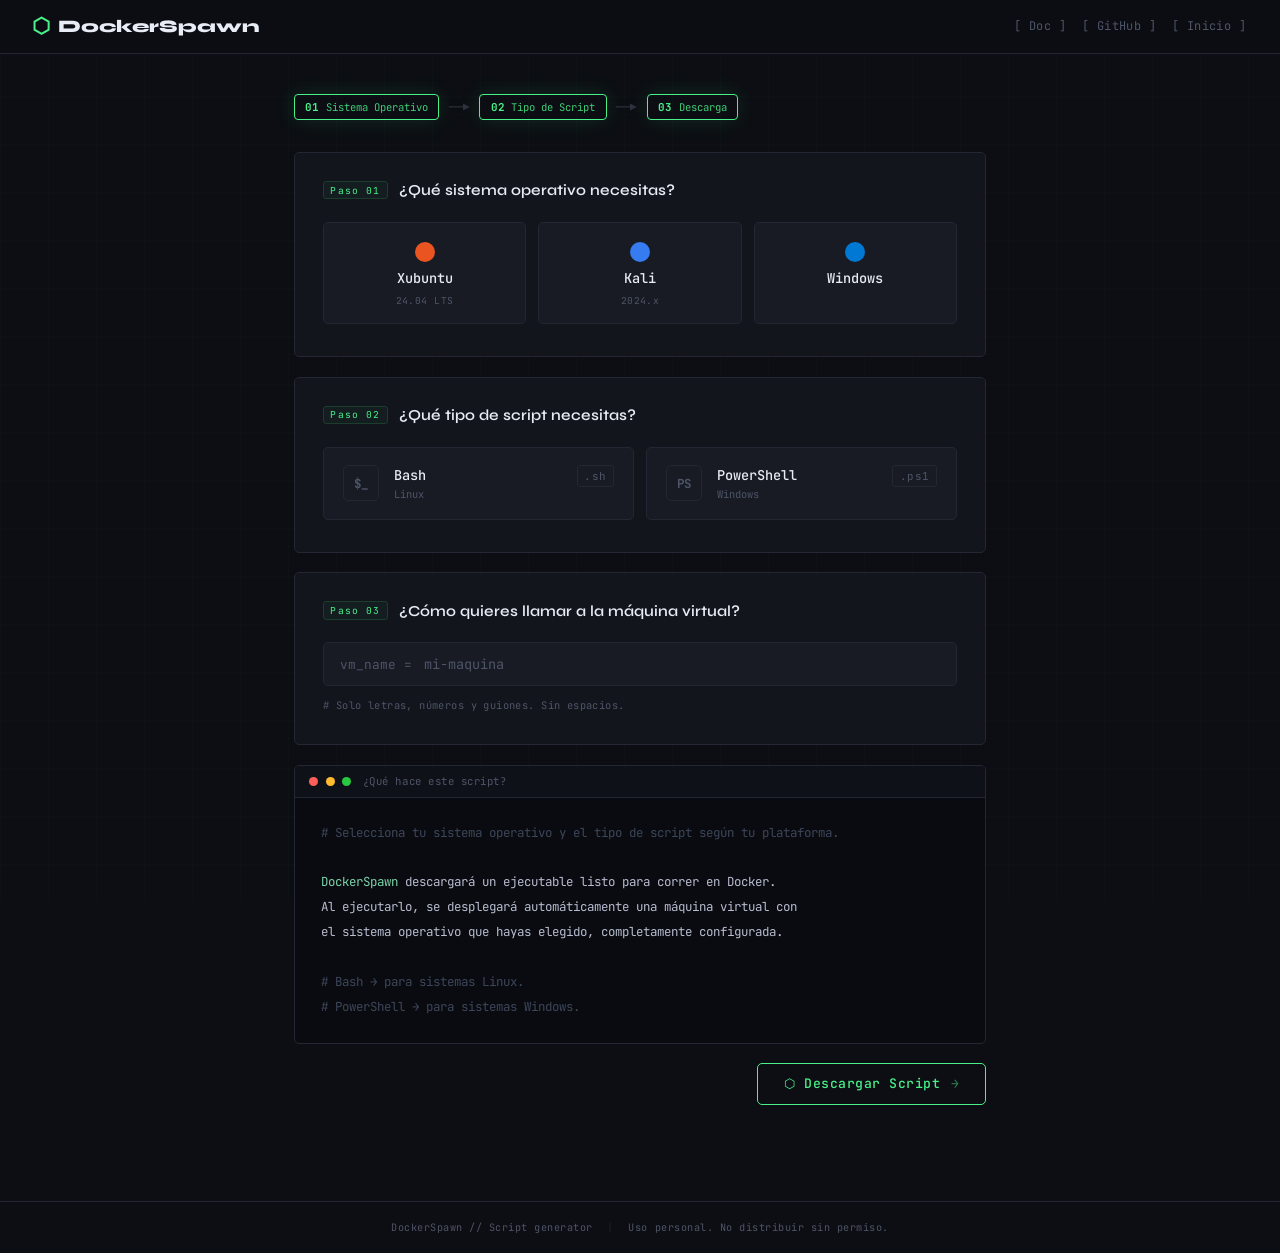
<file: Web/index.html>
<!DOCTYPE html>
<html lang="es">
<head>
  <meta charset="UTF-8" />
  <meta name="viewport" content="width=device-width, initial-scale=1.0"/>
  <title>DockerSpawn</title>
  <link rel="preconnect" href="https://fonts.googleapis.com">
  <link href="https://fonts.googleapis.com/css2?family=JetBrains+Mono:wght@300;400;500;700&family=Syne:wght@400;600;800&display=swap" rel="stylesheet">
  <link rel="stylesheet" href="index.css" />
</head>
<body>

  <div class="bg-grid"></div>
  <div class="scanlines"></div>

  <header class="topbar">
    <div class="topbar-logo">
      <span class="logo-icon">⬡</span>
      <span class="logo-text">DockerSpawn</span>
    </div>
    <nav class="topbar-links">
      <a href="docs.html" class="nav-link">[ Doc ]</a>
      <a href="https://github.com/arturo159/ASIR-ProyectoTFG-Docker.git" class="nav-link">[ GitHub ]</a>
      <a href="index.html" class="nav-link">[ Inicio ]</a>
    </nav>
  </header>

  <main class="main-wrapper">

    <!-- STEPS INDICATOR -->
    <div class="steps-bar">
      <div class="step active">
        <span class="step-num">01</span>
        <span class="step-label">Sistema Operativo</span>
      </div>
      <div class="step-arrow">──▶</div>
      <div class="step active">
        <span class="step-num">02</span>
        <span class="step-label">Tipo de Script</span>
      </div>
      <div class="step-arrow">──▶</div>
      <div class="step active">
        <span class="step-num">03</span>
        <span class="step-label">Descarga</span>
      </div>
    </div>

    <!-- FORM -->
    <form id="spawn-form">

      <!-- STEP 1: OS -->
      <section class="card" id="section-os">
        <div class="card-header">
          <span class="card-tag">Paso 01</span>
          <h2 class="card-title">¿Qué sistema operativo necesitas?</h2>
        </div>
        <div class="os-grid">
          <label class="os-card" data-os="ubuntu">
            <input type="radio" name="os" value="ubuntu" required />
            <div class="os-card-inner">
              <span class="os-dot" style="background:#E95420;"></span>
              <span class="os-name">Xubuntu</span>
              <span class="os-tag">24.04 LTS</span>
            </div>
          </label>
          <label class="os-card" data-os="kali">
            <input type="radio" name="os" value="kali" required />
            <div class="os-card-inner">
              <span class="os-dot" style="background:#367BF0;"></span>
              <span class="os-name">Kali</span>
              <span class="os-tag">2024.x</span>
            </div>
          </label>
          <label class="os-card" data-os="windows">
            <input type="radio" name="os" value="windows" required />
            <div class="os-card-inner">
              <span class="os-dot" style="background:#0078D4;"></span>
              <span class="os-name">Windows</span>
              <div class="win-version-selector" id="win-version-selector">
                <label class="win-version" id="win-v10">
                  <input type="radio" name="win_version" value="10" />
                  <span>10</span>
                </label>
                <span class="win-version-sep">/</span>
                <label class="win-version" id="win-v11">
                  <input type="radio" name="win_version" value="11" />
                  <span>11</span>
                </label>
              </div>
            </div>
          </label>
        </div>
      </section>

      <!-- STEP 2: Script type -->
      <section class="card" id="section-script">
        <div class="card-header">
          <span class="card-tag">Paso 02</span>
          <h2 class="card-title">¿Qué tipo de script necesitas?</h2>
        </div>
        <div class="script-grid">
          <label class="script-card" data-script="bash">
            <input type="radio" name="script_type" value="bash" required />
            <div class="script-card-inner">
              <div class="script-icon">$_</div>
              <div class="script-info">
                <span class="script-name">Bash</span>
                <span class="script-desc">Linux</span>
              </div>
              <span class="script-ext">.sh</span>
            </div>
          </label>
          <label class="script-card" data-script="powershell">
            <input type="radio" name="script_type" value="powershell" required />
            <div class="script-card-inner">
              <div class="script-icon">PS</div>
              <div class="script-info">
                <span class="script-name">PowerShell</span>
                <span class="script-desc">Windows</span>
              </div>
              <span class="script-ext">.ps1</span>
            </div>
          </label>
        </div>
      </section>

      <!-- STEP 3: VM Name -->
      <section class="card" id="section-vmname">
        <div class="card-header">
          <span class="card-tag">Paso 03</span>
          <h2 class="card-title">¿Cómo quieres llamar a la máquina virtual?</h2>
        </div>
        <div class="vmname-wrapper">
          <span class="vmname-prefix">vm_name =</span>
          <input
            type="text"
            id="vm-name"
            class="vmname-input"
            placeholder="mi-maquina"
            autocomplete="off"
            spellcheck="false"
          />
        </div>
        <p class="vmname-hint"># Solo letras, números y guiones. Sin espacios.</p>
      </section>

      <!-- INFO -->
      <section class="preview-box">
        <div class="preview-header">
          <span class="preview-dot red"></span>
          <span class="preview-dot yellow"></span>
          <span class="preview-dot green"></span>
          <span class="preview-title">¿Qué hace este script?</span>
        </div>
        <div class="preview-code">
          <span class="c-comment"># Selecciona tu sistema operativo y el tipo de script según tu plataforma.</span>
          <br><br>
          <span class="c-str">DockerSpawn</span> descargará un ejecutable listo para correr en Docker.
          <br>
          Al ejecutarlo, se desplegará automáticamente una máquina virtual con
          <br>
          el sistema operativo que hayas elegido, completamente configurada.
          <br><br>
          <span class="c-comment"># Bash  → para sistemas Linux.</span>
          <br>
          <span class="c-comment"># PowerShell → para sistemas Windows.</span>
        </div>
      </section>

      <!-- SUBMIT -->
      <div class="submit-row">
        <button type="submit" class="btn-spawn" id="btn-submit">
          <span class="btn-text">⬡ Descargar Script</span>
          <span class="btn-arrow">→</span>
        </button>
      </div>

    </form>

  </main>

  <footer class="footer">
    <span>DockerSpawn // Script generator</span>
    <span class="footer-sep">|</span>
    <span>Uso personal. No distribuir sin permiso.</span>
  </footer>

  <script>
    // feedback visual al seleccionar
    document.querySelectorAll('.os-card input[name="os"], .script-card input').forEach(radio => {
      radio.addEventListener('change', () => {
        const name = radio.name;
        document.querySelectorAll(`input[name="${name}"]`).forEach(r => {
          r.closest('label').classList.remove('selected');
        });
        radio.closest('label').classList.add('selected');

        // mostrar selector de versión solo si se elige Windows
        if (name === 'os') {
          const winSelector = document.getElementById('win-version-selector');
          winSelector.classList.toggle('visible', radio.value === 'windows');
          if (radio.value !== 'windows') {
            document.querySelectorAll('input[name="win_version"]').forEach(r => r.checked = false);
            document.querySelectorAll('.win-version').forEach(l => l.classList.remove('selected'));
          }
        }
      });
    });

    // feedback visual versión Windows
    document.querySelectorAll('input[name="win_version"]').forEach(radio => {
      radio.addEventListener('change', () => {
        document.querySelectorAll('.win-version').forEach(l => l.classList.remove('selected'));
        radio.closest('label').classList.add('selected');
      });
    });

    // descarga directa con nombre de VM
    document.getElementById('spawn-form').addEventListener('submit', function(e) {
      e.preventDefault();

      const os     = document.querySelector('input[name="os"]:checked');
      const type   = document.querySelector('input[name="script_type"]:checked');
      const vmName = document.getElementById('vm-name').value.trim();

      if (!os || !type) {
        alert('Selecciona un sistema operativo y un tipo de script.');
        return;
      }
      if (os.value === 'windows') {
        const winVersion = document.querySelector('input[name="win_version"]:checked');
        if (!winVersion) {
          alert('Selecciona la versión de Windows (10 u 11).');
          return;
        }
      }
      if (!vmName) {
        alert('Escribe un nombre para la máquina virtual.');
        return;
      }
      if (!/^[a-zA-Z0-9-]+$/.test(vmName)) {
        alert('El nombre solo puede contener letras, números y guiones.');
        return;
      }

      const extension = type.value === 'bash' ? 'sh' : 'ps1';
      let osValue = os.value;
      if (osValue === 'windows') {
        const winVersion = document.querySelector('input[name="win_version"]:checked');
        osValue = 'windows' + winVersion.value;
      }
      const filename = osValue + '.' + extension;
      const url      = 'scripts/' + type.value + '/' + filename;

      fetch(url)
        .then(r => {
          if (!r.ok) throw new Error('Archivo no encontrado.');
          return r.text();
        })
        .then(content => {
          const modified = content.replaceAll('__VM_NAME__', vmName);
          const blob = new Blob([modified], { type: 'text/plain' });
          const a = document.createElement('a');
          a.href = URL.createObjectURL(blob);
          a.download = filename;
          a.click();
          URL.revokeObjectURL(a.href);
        })
        .catch(() => alert('No se pudo descargar el script. Comprueba que el archivo existe.'));
    });
  </script>

</body>
</html>
</file>
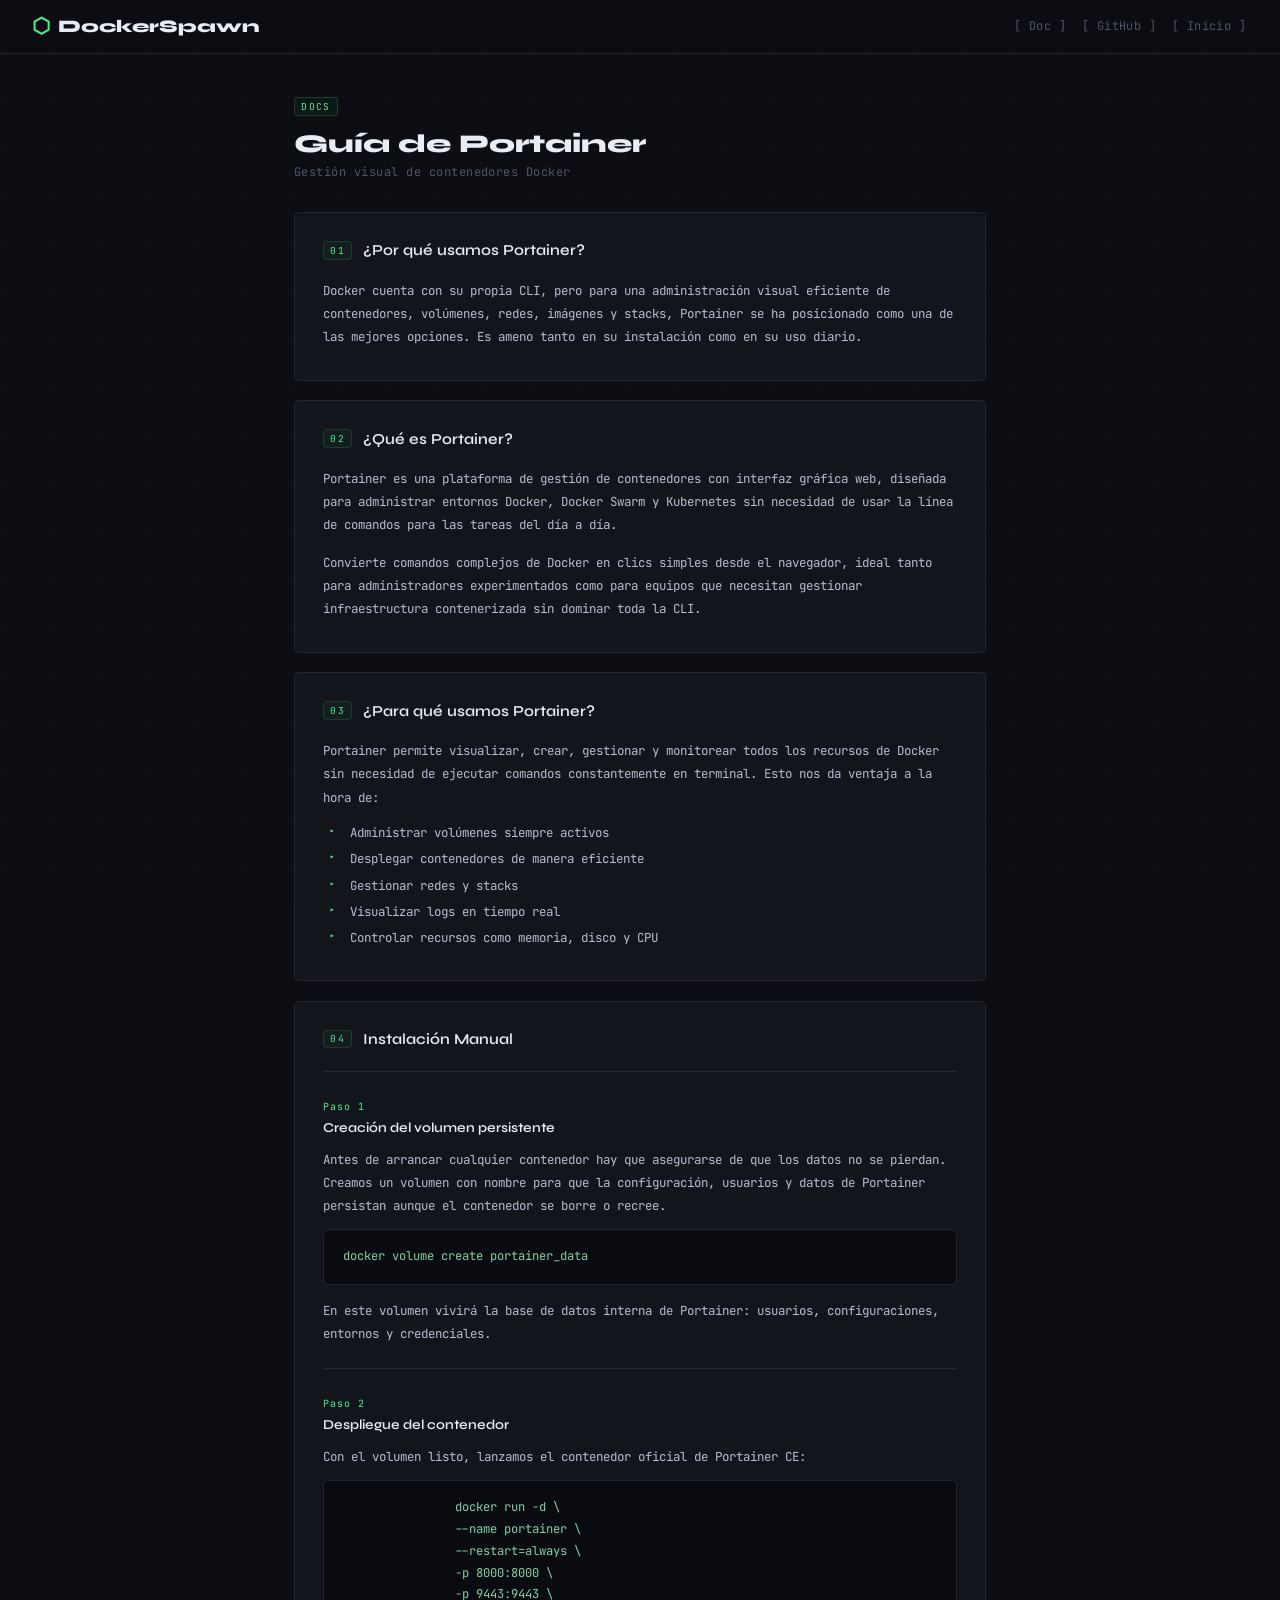
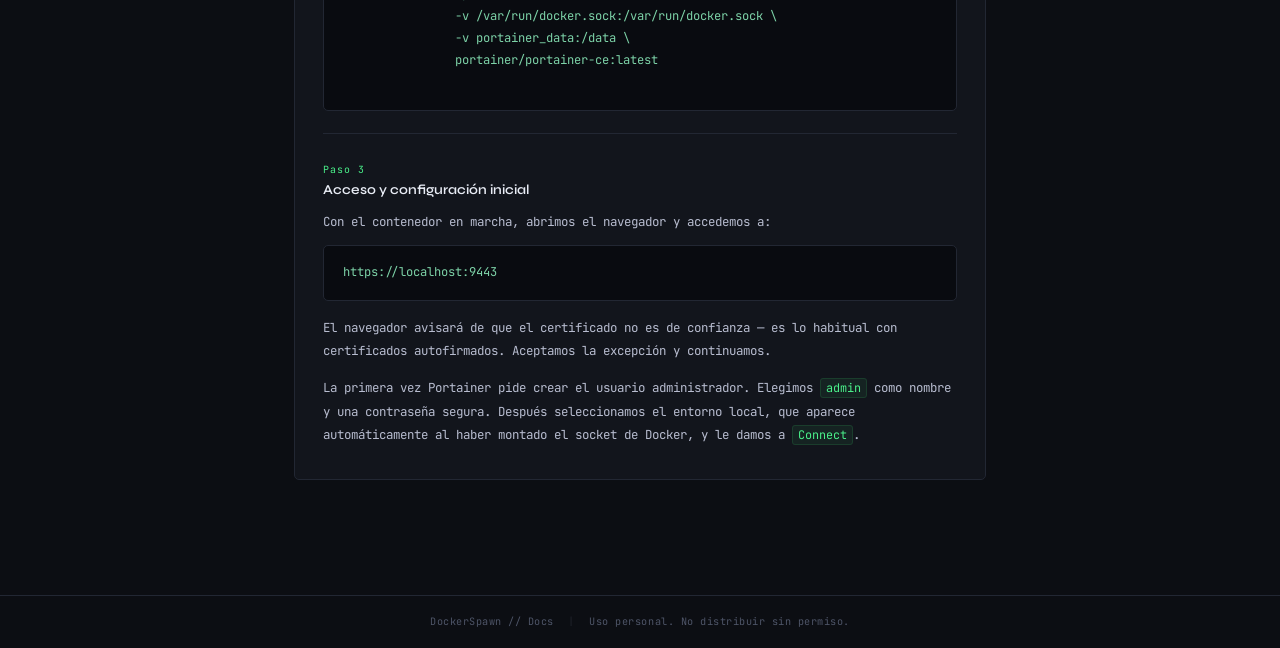
<file: Web/docs.html>
<!DOCTYPE html>
<html lang="es">
<head>
  <meta charset="UTF-8" />
  <meta name="viewport" content="width=device-width, initial-scale=1.0"/>
  <title>DockerSpawn — Docs</title>
  <link rel="preconnect" href="https://fonts.googleapis.com">
  <link href="https://fonts.googleapis.com/css2?family=JetBrains+Mono:wght@300;400;500;700&family=Syne:wght@400;600;800&display=swap" rel="stylesheet">
  <link rel="stylesheet" href="docs.css" />
</head>
<body>

  <div class="bg-grid"></div>
  <div class="scanlines"></div>

  <header class="topbar">
    <div class="topbar-logo">
      <span class="logo-icon">⬡</span>
      <span class="logo-text">DockerSpawn</span>
    </div>
    <nav class="topbar-links">
      <a href="docs.html" class="nav-link">[ Doc ]</a>
      <a href="https://github.com/arturo159/ASIR-ProyectoTFG-Docker.git" class="nav-link">[ GitHub ]</a>
      <a href="index.html" class="nav-link">[ Inicio ]</a>
    </nav>
  </header>

  <main class="main-wrapper">

    <div class="page-header">
      <span class="page-tag">DOCS</span>
      <h1 class="page-title">Guía de Portainer</h1>
      <p class="page-sub">Gestión visual de contenedores Docker</p>
    </div>

    <!-- ¿Por qué Portainer? -->
    <section class="card">
      <div class="card-header">
        <span class="card-tag">01</span>
        <h2 class="card-title">¿Por qué usamos Portainer?</h2>
      </div>
      <p class="card-text">
        Docker cuenta con su propia CLI, pero para una administración visual eficiente de contenedores,
        volúmenes, redes, imágenes y stacks, Portainer se ha posicionado como una de las mejores opciones.
        Es ameno tanto en su instalación como en su uso diario.
      </p>
    </section>

    <!-- ¿Qué es? -->
    <section class="card">
      <div class="card-header">
        <span class="card-tag">02</span>
        <h2 class="card-title">¿Qué es Portainer?</h2>
      </div>
      <p class="card-text">
        Portainer es una plataforma de gestión de contenedores con interfaz gráfica web, diseñada para
        administrar entornos Docker, Docker Swarm y Kubernetes sin necesidad de usar la línea de comandos
        para las tareas del día a día.
      </p>
      <p class="card-text mt">
        Convierte comandos complejos de Docker en clics simples desde el navegador, ideal tanto para
        administradores experimentados como para equipos que necesitan gestionar infraestructura
        contenerizada sin dominar toda la CLI.
      </p>
    </section>

    <!-- ¿Para qué? -->
    <section class="card">
      <div class="card-header">
        <span class="card-tag">03</span>
        <h2 class="card-title">¿Para qué usamos Portainer?</h2>
      </div>
      <p class="card-text">
        Portainer permite visualizar, crear, gestionar y monitorear todos los recursos de Docker sin
        necesidad de ejecutar comandos constantemente en terminal. Esto nos da ventaja a la hora de:
      </p>
      <ul class="card-list">
        <li>Administrar volúmenes siempre activos</li>
        <li>Desplegar contenedores de manera eficiente</li>
        <li>Gestionar redes y stacks</li>
        <li>Visualizar logs en tiempo real</li>
        <li>Controlar recursos como memoria, disco y CPU</li>
      </ul>
    </section>

    <!-- Instalación manual -->
    <section class="card">
      <div class="card-header">
        <span class="card-tag">04</span>
        <h2 class="card-title">Instalación Manual</h2>
      </div>

      <div class="step-block">
        <span class="step-num">Paso 1</span>
        <h3 class="step-title">Creación del volumen persistente</h3>
        <p class="card-text">
          Antes de arrancar cualquier contenedor hay que asegurarse de que los datos no se pierdan.
          Creamos un volumen con nombre para que la configuración, usuarios y datos de Portainer persistan
          aunque el contenedor se borre o recree.
        </p>
        <div class="code-box">
          <pre>docker volume create portainer_data</pre>
        </div>
        <p class="card-text mt">
          En este volumen vivirá la base de datos interna de Portainer: usuarios, configuraciones,
          entornos y credenciales.
        </p>
      </div>

      <div class="step-block">
        <span class="step-num">Paso 2</span>
        <h3 class="step-title">Despliegue del contenedor</h3>
        <p class="card-text">Con el volumen listo, lanzamos el contenedor oficial de Portainer CE:</p>
        <div class="code-box">
          <pre>
                docker run -d \
                --name portainer \
                --restart=always \
                -p 8000:8000 \
                -p 9443:9443 \
                -v /var/run/docker.sock:/var/run/docker.sock \
                -v portainer_data:/data \
                portainer/portainer-ce:latest
            </pre>
        </div>
      </div>

      <div class="step-block">
        <span class="step-num">Paso 3</span>
        <h3 class="step-title">Acceso y configuración inicial</h3>
        <p class="card-text">Con el contenedor en marcha, abrimos el navegador y accedemos a:</p>
        <div class="code-box">
          <pre>https://localhost:9443</pre>
        </div>
        <p class="card-text mt">
          El navegador avisará de que el certificado no es de confianza — es lo habitual con certificados
          autofirmados. Aceptamos la excepción y continuamos.
        </p>
        <p class="card-text mt">
          La primera vez Portainer pide crear el usuario administrador. Elegimos <span class="inline-code">admin</span> como
          nombre y una contraseña segura. Después seleccionamos el entorno local, que aparece
          automáticamente al haber montado el socket de Docker, y le damos a <span class="inline-code">Connect</span>.
        </p>
      </div>

    </section>

  </main>

  <footer class="footer">
    <span>DockerSpawn // Docs</span>
    <span class="footer-sep">|</span>
    <span>Uso personal. No distribuir sin permiso.</span>
  </footer>

</body>
</html>
</file>
<file: Web/index.css>
@import url('https://fonts.googleapis.com/css2?family=JetBrains+Mono:wght@300;400;500;700&family=Syne:wght@400;600;800&display=swap');

:root {
  --bg:        #0c0e13;
  --bg-card:   #12151c;
  --bg-card2:  #181b23;
  --border:    #222733;
  --border-hi: #363d52;
  --accent:    #4af08a;
  --accent-dim:#1a3d2c;
  --accent2:   #38bdf8;
  --text:      #b8bdd0;
  --text-dim:  #4e5568;
  --text-hi:   #e8ecf5;
  --mono:      'JetBrains Mono', monospace;
  --ui:        'Syne', sans-serif;
  --r:         5px;
  --glow:      0 0 22px rgba(74,240,138,0.13);
}

*, *::before, *::after { box-sizing: border-box; margin: 0; padding: 0; }

body {
  background: var(--bg);
  color: var(--text);
  font-family: var(--mono);
  min-height: 100vh;
  overflow-x: hidden;
}

.bg-grid {
  position: fixed; inset: 0; z-index: 0; pointer-events: none;
  background-image:
    linear-gradient(rgba(74,240,138,0.025) 1px, transparent 1px),
    linear-gradient(90deg, rgba(74,240,138,0.025) 1px, transparent 1px);
  background-size: 48px 48px;
}
.scanlines {
  position: fixed; inset: 0; z-index: 0; pointer-events: none;
  background: repeating-linear-gradient(
    0deg, transparent, transparent 3px,
    rgba(0,0,0,0.04) 3px, rgba(0,0,0,0.04) 4px
  );
}

/* ── TOPBAR ── */
.topbar {
  position: relative; z-index: 10;
  display: flex; align-items: center; justify-content: space-between;
  padding: 0 2rem;
  height: 54px;
  border-bottom: 1px solid var(--border);
  background: rgba(12,14,19,0.97);
}
.topbar-logo {
  display: flex; align-items: center; gap: .5rem;
  font-family: var(--ui);
  font-weight: 800;
  font-size: 1.1rem;
  color: var(--text-hi);
}
.logo-icon {
  color: var(--accent);
  font-size: 1.3rem;
}
.topbar-links { display: flex; gap: .75rem; }
.nav-link {
  font-size: .75rem;
  color: var(--text-dim);
  text-decoration: none;
  letter-spacing: .04em;
  padding: .25rem .1rem;
  border-bottom: 1px solid transparent;
  transition: color .15s, border-color .15s;
}
.nav-link:hover {
  color: var(--text);
  border-color: var(--border-hi);
}

/* ── MAIN ── */
.main-wrapper {
  position: relative; z-index: 5;
  max-width: 740px;
  margin: 0 auto;
  padding: 2.5rem 1.5rem 6rem;
}

/* ── STEPS ── */
.steps-bar {
  display: flex; align-items: center; gap: .6rem;
  margin-bottom: 2rem;
}
.step {
  display: flex; align-items: center; gap: .4rem;
  padding: .3rem .65rem;
  border: 1px solid var(--border);
  border-radius: 4px;
  color: var(--text-dim);
}
.step.active {
  border-color: var(--accent);
  color: var(--accent);
  box-shadow: var(--glow);
}
.step-num { font-weight: 700; font-size: .68rem; }
.step-label { font-size: .66rem; opacity: .85; }
.step-arrow { color: var(--text-dim); font-size: .7rem; opacity: .5; }

/* ── CARDS ── */
.card {
  background: var(--bg-card);
  border: 1px solid var(--border);
  border-radius: var(--r);
  padding: 1.75rem 1.75rem 2rem;
  margin-bottom: 1.2rem;
}
.card-header {
  display: flex; align-items: center; gap: .7rem;
  margin-bottom: 1.4rem;
}
.card-tag {
  font-size: .6rem;
  letter-spacing: .12em;
  color: var(--accent);
  border: 1px solid var(--accent-dim);
  padding: .12rem .4rem;
  border-radius: 3px;
  background: rgba(74,240,138,0.04);
}
.card-title {
  font-family: var(--ui);
  font-size: .95rem;
  font-weight: 600;
  color: var(--text-hi);
}

/* ── OS GRID ── */
.os-grid {
  display: grid;
  grid-template-columns: repeat(3, 1fr);
  gap: .75rem;
}
.os-card {
  cursor: pointer;
  border: 1px solid var(--border);
  border-radius: var(--r);
  background: var(--bg-card2);
  transition: border-color .18s, transform .12s;
}
.os-card:hover { border-color: var(--border-hi); transform: translateY(-1px); }
.os-card.selected {
  border-color: var(--accent);
  background: rgba(74,240,138,0.03);
}
.os-card input { display: none; }
.os-card-inner {
  display: flex; flex-direction: column;
  align-items: center;
  gap: .45rem;
  padding: 1.2rem .75rem 1rem;
  text-align: center;
}
.os-dot {
  width: 20px; height: 20px;
  border-radius: 50%;
  display: block;
}
.os-name {
  font-size: .85rem;
  font-weight: 500;
  color: var(--text-hi);
}
.os-tag {
  font-size: .6rem;
  color: var(--text-dim);
  letter-spacing: .05em;
}

/* ── SCRIPT GRID ── */
.script-grid {
  display: grid;
  grid-template-columns: 1fr 1fr;
  gap: .75rem;
}
.script-card {
  cursor: pointer;
  border: 1px solid var(--border);
  border-radius: var(--r);
  background: var(--bg-card2);
  transition: border-color .18s, transform .12s;
}
.script-card:hover { border-color: var(--border-hi); transform: translateY(-1px); }
.script-card.selected {
  border-color: var(--accent2);
  background: rgba(56,189,248,0.03);
}
.script-card input { display: none; }
.script-card-inner {
  display: flex; align-items: center; gap: .9rem;
  padding: 1.1rem 1.2rem;
}
.script-icon {
  font-size: .78rem;
  font-weight: 700;
  color: var(--text-dim);
  width: 36px; height: 36px;
  border: 1px solid var(--border);
  border-radius: 5px;
  display: flex; align-items: center; justify-content: center;
  flex-shrink: 0;
  transition: color .18s, border-color .18s;
}
.script-card.selected .script-icon {
  color: var(--accent2);
  border-color: rgba(56,189,248,0.4);
}
.script-info { flex: 1; }
.script-name {
  display: block;
  font-size: .85rem;
  font-weight: 500;
  color: var(--text-hi);
}
.script-desc {
  display: block;
  font-size: .65rem;
  color: var(--text-dim);
  margin-top: .15rem;
}
.script-ext {
  font-size: .68rem;
  color: var(--text-dim);
  border: 1px solid var(--border);
  padding: .18rem .4rem;
  border-radius: 3px;
  letter-spacing: .04em;
  align-self: flex-start;
}

/* ── INFO BOX ── */
.preview-box {
  background: #090b10;
  border: 1px solid var(--border);
  border-radius: var(--r);
  overflow: hidden;
  margin-bottom: 1.2rem;
}
.preview-header {
  display: flex; align-items: center; gap: .45rem;
  padding: .55rem .9rem;
  background: #0f1118;
  border-bottom: 1px solid var(--border);
}
.preview-dot { width: 9px; height: 9px; border-radius: 50%; }
.preview-dot.red    { background: #ff5f57; }
.preview-dot.yellow { background: #febc2e; }
.preview-dot.green  { background: #28c840; }
.preview-title {
  font-size: .67rem;
  color: var(--text-dim);
  margin-left: .3rem;
  letter-spacing: .05em;
}
.preview-code {
  padding: 1.4rem 1.6rem;
  font-size: .78rem;
  line-height: 2;
  color: var(--text);
  font-family: var(--mono);
}
.c-comment { color: #3d4659; }
.c-str     { color: #7dd3a8; }

/* ── WINDOWS VERSION ── */
.win-version-selector {
  display: none;
  align-items: center;
  gap: .3rem;
  margin-top: .1rem;
}
.win-version-selector.visible { display: flex; }

.win-version {
  cursor: pointer;
  font-size: .62rem;
  color: var(--text-dim);
  padding: .1rem .35rem;
  border: 1px solid var(--border);
  border-radius: 3px;
  transition: color .15s, border-color .15s;
}
.win-version input { display: none; }
.win-version:hover { color: var(--text); border-color: var(--border-hi); }
.win-version.selected {
  color: var(--accent);
  border-color: var(--accent);
  background: rgba(74,240,138,0.05);
}
.win-version-sep {
  font-size: .6rem;
  color: var(--text-dim);
  opacity: .4;
}

/* ── VM NAME ── */
.vmname-wrapper {
  display: flex; align-items: center; gap: .75rem;
  background: var(--bg-card2);
  border: 1px solid var(--border);
  border-radius: var(--r);
  padding: .75rem 1rem;
  transition: border-color .18s;
}
.vmname-wrapper:focus-within {
  border-color: var(--accent);
}
.vmname-prefix {
  font-size: .8rem;
  color: var(--text-dim);
  white-space: nowrap;
  flex-shrink: 0;
}
.vmname-input {
  flex: 1;
  background: transparent;
  border: none;
  outline: none;
  font-family: var(--mono);
  font-size: .85rem;
  color: var(--accent);
  caret-color: var(--accent);
}
.vmname-input::placeholder { color: var(--text-dim); }
.vmname-hint {
  margin-top: .75rem;
  font-size: .65rem;
  color: var(--text-dim);
  letter-spacing: .04em;
}

/* ── BOTÓN ── */
.submit-row {
  display: flex; justify-content: flex-end;
}
.btn-spawn {
  display: inline-flex; align-items: center; gap: .65rem;
  background: transparent;
  border: 1px solid var(--accent);
  color: var(--accent);
  font-family: var(--mono);
  font-size: .82rem;
  font-weight: 500;
  letter-spacing: .04em;
  padding: .72rem 1.6rem;
  border-radius: var(--r);
  cursor: pointer;
  transition: background .18s, box-shadow .18s, transform .12s;
}
.btn-spawn:hover {
  background: rgba(74,240,138,0.06);
  box-shadow: var(--glow);
  transform: translateY(-1px);
}
.btn-spawn:active { transform: translateY(0); }
.btn-arrow { opacity: .5; }

/* ── FOOTER ── */
.footer {
  position: relative; z-index: 5;
  text-align: center;
  padding: 1.2rem 2rem;
  border-top: 1px solid var(--border);
  font-size: .64rem;
  color: var(--text-dim);
  letter-spacing: .05em;
}
.footer-sep { margin: 0 .5rem; opacity: .3; }

/* ── RESPONSIVE ── */
@media (max-width: 560px) {
  .main-wrapper { padding: 1.5rem 1rem 4rem; }
  .os-grid { grid-template-columns: repeat(2, 1fr); }
  .script-grid { grid-template-columns: 1fr; }
  .steps-bar { flex-wrap: wrap; gap: .4rem; }
  .step-arrow { display: none; }
  .topbar { padding: 0 1rem; }
  .card { padding: 1.25rem 1rem 1.5rem; }
}
</file>
<file: Web/docs.css>
@import url('https://fonts.googleapis.com/css2?family=JetBrains+Mono:wght@300;400;500;700&family=Syne:wght@400;600;800&display=swap');

:root {
  --bg:        #0c0e13;
  --bg-card:   #12151c;
  --bg-card2:  #181b23;
  --border:    #222733;
  --border-hi: #363d52;
  --accent:    #4af08a;
  --accent-dim:#1a3d2c;
  --text:      #b8bdd0;
  --text-dim:  #4e5568;
  --text-hi:   #e8ecf5;
  --mono:      'JetBrains Mono', monospace;
  --ui:        'Syne', sans-serif;
  --r:         5px;
  --glow:      0 0 22px rgba(74,240,138,0.13);
}

*, *::before, *::after { box-sizing: border-box; margin: 0; padding: 0; }

body {
  background: var(--bg);
  color: var(--text);
  font-family: var(--mono);
  min-height: 100vh;
  overflow-x: hidden;
}

.bg-grid {
  position: fixed; inset: 0; z-index: 0; pointer-events: none;
  background-image:
    linear-gradient(rgba(74,240,138,0.025) 1px, transparent 1px),
    linear-gradient(90deg, rgba(74,240,138,0.025) 1px, transparent 1px);
  background-size: 48px 48px;
}
.scanlines {
  position: fixed; inset: 0; z-index: 0; pointer-events: none;
  background: repeating-linear-gradient(
    0deg, transparent, transparent 3px,
    rgba(0,0,0,0.04) 3px, rgba(0,0,0,0.04) 4px
  );
}

/* ── TOPBAR ── */
.topbar {
  position: relative; z-index: 10;
  display: flex; align-items: center; justify-content: space-between;
  padding: 0 2rem;
  height: 54px;
  border-bottom: 1px solid var(--border);
  background: rgba(12,14,19,0.97);
}
.topbar-logo {
  display: flex; align-items: center; gap: .5rem;
  font-family: var(--ui);
  font-weight: 800;
  font-size: 1.1rem;
  color: var(--text-hi);
}
.logo-icon { color: var(--accent); font-size: 1.3rem; }
.topbar-links { display: flex; gap: .75rem; }
.nav-link {
  font-size: .75rem;
  color: var(--text-dim);
  text-decoration: none;
  letter-spacing: .04em;
  padding: .25rem .1rem;
  border-bottom: 1px solid transparent;
  transition: color .15s, border-color .15s;
}
.nav-link:hover { color: var(--text); border-color: var(--border-hi); }
.nav-link.active { color: var(--accent); border-color: var(--accent); }

/* ── MAIN ── */
.main-wrapper {
  position: relative; z-index: 5;
  max-width: 740px;
  margin: 0 auto;
  padding: 2.5rem 1.5rem 6rem;
}

/* ── PAGE HEADER ── */
.page-header {
  margin-bottom: 2rem;
}
.page-tag {
  display: inline-block;
  font-size: .6rem;
  letter-spacing: .14em;
  color: var(--accent);
  border: 1px solid var(--accent-dim);
  padding: .12rem .4rem;
  border-radius: 3px;
  background: rgba(74,240,138,0.04);
  margin-bottom: .75rem;
}
.page-title {
  font-family: var(--ui);
  font-size: 1.6rem;
  font-weight: 800;
  color: var(--text-hi);
  margin-bottom: .3rem;
}
.page-sub {
  font-size: .75rem;
  color: var(--text-dim);
  letter-spacing: .04em;
}

/* ── CARDS ── */
.card {
  background: var(--bg-card);
  border: 1px solid var(--border);
  border-radius: var(--r);
  padding: 1.75rem 1.75rem 2rem;
  margin-bottom: 1.2rem;
}
.card-header {
  display: flex; align-items: center; gap: .7rem;
  margin-bottom: 1.2rem;
}
.card-tag {
  font-size: .6rem;
  letter-spacing: .12em;
  color: var(--accent);
  border: 1px solid var(--accent-dim);
  padding: .12rem .4rem;
  border-radius: 3px;
  background: rgba(74,240,138,0.04);
}
.card-title {
  font-family: var(--ui);
  font-size: .95rem;
  font-weight: 600;
  color: var(--text-hi);
}
.card-text {
  font-size: .78rem;
  line-height: 1.85;
  color: var(--text);
}
.card-text.mt { margin-top: .9rem; }

.card-list {
  margin-top: .9rem;
  padding-left: 1.2rem;
  display: flex; flex-direction: column; gap: .4rem;
}
.card-list li {
  font-size: .78rem;
  color: var(--text);
  line-height: 1.6;
  list-style: none;
  padding-left: .5rem;
  position: relative;
}
.card-list li::before {
  content: '▸';
  position: absolute; left: -.8rem;
  color: var(--accent);
  font-size: .65rem;
}

/* ── STEPS ── */
.step-block {
  padding-top: 1.4rem;
  margin-top: 1.4rem;
  border-top: 1px solid var(--border);
}
.step-block:first-of-type { border-top: none; padding-top: 0; margin-top: 0; }

.step-num {
  display: inline-block;
  font-size: .62rem;
  letter-spacing: .1em;
  color: var(--accent);
  margin-bottom: .35rem;
}
.step-title {
  font-family: var(--ui);
  font-size: .85rem;
  font-weight: 600;
  color: var(--text-hi);
  margin-bottom: .75rem;
}

/* ── CODE BOX ── */
.code-box {
  background: #090b10;
  border: 1px solid var(--border);
  border-radius: var(--r);
  padding: 1rem 1.2rem;
  margin-top: .75rem;
  overflow-x: auto;
}
.code-box pre {
  font-family: var(--mono);
  font-size: .76rem;
  line-height: 1.8;
  color: #7dd3a8;
  white-space: pre;
}

.inline-code {
  font-family: var(--mono);
  font-size: .74rem;
  color: var(--accent);
  background: rgba(74,240,138,0.06);
  border: 1px solid var(--accent-dim);
  padding: .05rem .3rem;
  border-radius: 3px;
}

/* ── BOTÓN VOLVER ── */
.btn-back {
  display: inline-flex; align-items: center;
  margin-top: 1.2rem;
  font-size: .78rem;
  color: var(--accent);
  text-decoration: none;
  letter-spacing: .03em;
  border-bottom: 1px solid transparent;
  transition: border-color .15s;
}
.btn-back:hover { border-color: var(--accent); }

/* ── FOOTER ── */
.footer {
  position: relative; z-index: 5;
  text-align: center;
  padding: 1.2rem 2rem;
  border-top: 1px solid var(--border);
  font-size: .64rem;
  color: var(--text-dim);
  letter-spacing: .05em;
}
.footer-sep { margin: 0 .5rem; opacity: .3; }

/* ── RESPONSIVE ── */
@media (max-width: 560px) {
  .main-wrapper { padding: 1.5rem 1rem 4rem; }
  .topbar { padding: 0 1rem; }
  .card { padding: 1.25rem 1rem 1.5rem; }
  .page-title { font-size: 1.3rem; }
}
</file>
